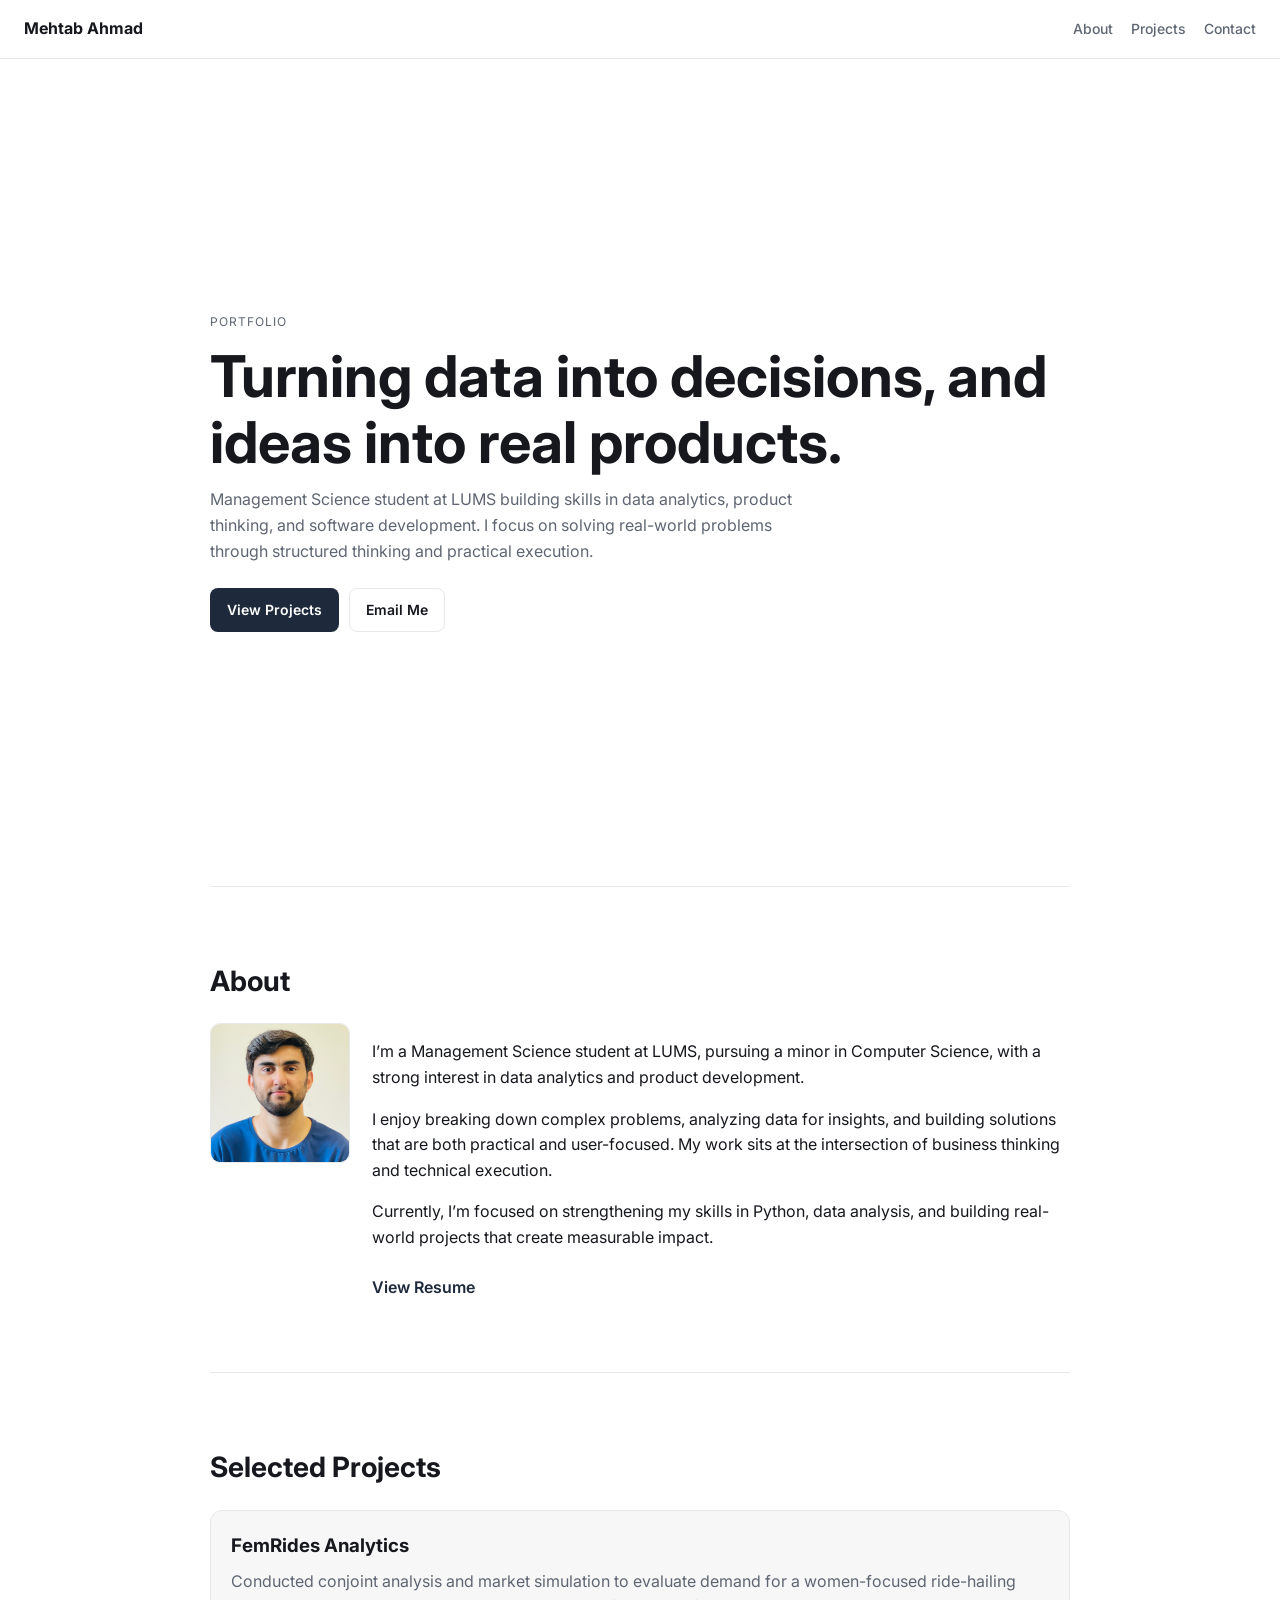
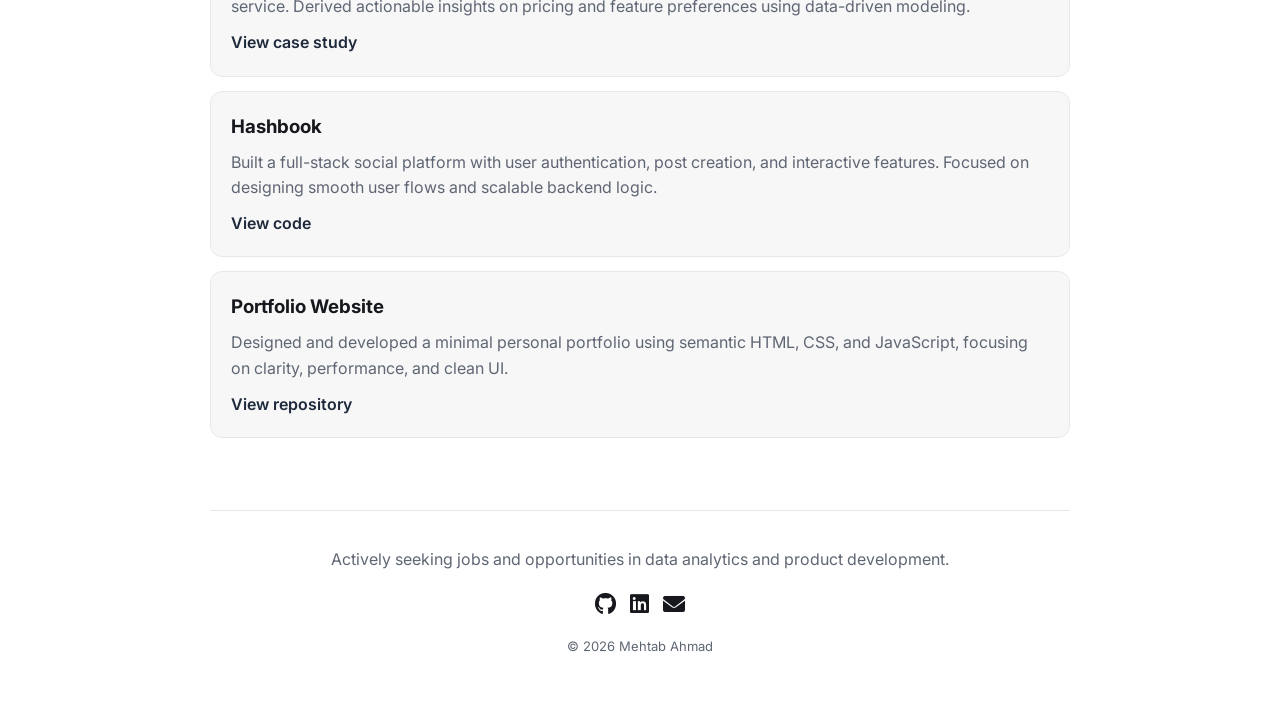
<file: index.html>
<!DOCTYPE html>
<html lang="en-US">
<head>
    <meta charset="utf-8">
    <meta name="viewport" content="width=device-width, initial-scale=1.0">
    <title>Mehtab Ahmad | Portfolio</title>
    <meta name="description" content="Minimal portfolio of Mehtab Ahmad, focused on data, product thinking, and web development.">

    <meta property="og:type" content="website">
    <meta property="og:title" content="Mehtab Ahmad | Portfolio">
    <meta property="og:description" content="Selected projects and contact information for Mehtab Ahmad.">
    <meta property="og:image" content="profile_image.jpg">

    <meta name="twitter:card" content="summary_large_image">
    <meta name="twitter:title" content="Mehtab Ahmad | Portfolio">
    <meta name="twitter:description" content="Selected projects and contact information for Mehtab Ahmad.">
    <meta name="twitter:image" content="profile_image.jpg">

    <link href="https://fonts.googleapis.com/css2?family=Inter:wght@400;500;600;700&display=swap" rel="stylesheet">
    <link rel="stylesheet" href="https://cdnjs.cloudflare.com/ajax/libs/font-awesome/6.0.0/css/all.min.css">
    <link rel="stylesheet" href="styles.css">
</head>
<body>
    <header class="site-header">
        <a href="#home" class="brand">Mehtab Ahmad</a>
        <nav aria-label="Primary">
            <a href="#about">About</a>
            <a href="#projects">Projects</a>
            <a href="#contact">Contact</a>
        </nav>
    </header>

    <main>
        <section class="hero" id="home">
            <p class="eyebrow">Portfolio</p>
            <h1>Turning data into decisions, and ideas into real products.</h1>
            <p class="intro">
                Management Science student at LUMS building skills in data analytics, product thinking, and software development.
                I focus on solving real-world problems through structured thinking and practical execution.
            </p>
            <div class="actions">
                <a class="btn btn-primary" href="#projects">View Projects</a>
                <a class="btn btn-secondary" href="mailto:itsmehtabahmad@gmail.com">Email Me</a>
            </div>
        </section>

        <section class="section" id="about">
            <h2>About</h2>
            <div class="about-grid">
                <img src="profile_image.jpg" alt="Portrait of Mehtab Ahmad" class="profile-photo" loading="lazy">
                <div>
                    <p>
                        I’m a Management Science student at LUMS, pursuing a minor in Computer Science, with a strong interest in data analytics and product development.
                    </p>
                    <p>
                        I enjoy breaking down complex problems, analyzing data for insights, and building solutions that are both practical and user-focused.
                        My work sits at the intersection of business thinking and technical execution.
                    </p>
                    <p>
                        Currently, I’m focused on strengthening my skills in Python, data analysis, and building real-world projects that create measurable impact.
                    </p>
                    <a class="text-link" href="https://drive.google.com/file/d/10ZuUUtB2A49Ghk9YHQiaur56YnPDoUmm/view" target="_blank" rel="noopener noreferrer">View Resume</a>
                </div>
            </div>
        </section>

        <section class="section" id="projects">
            <h2>Selected Projects</h2>
            <div class="project-list">
                <article class="project-card">
                    <h3>FemRides Analytics</h3>
                    <p>Conducted conjoint analysis and market simulation to evaluate demand for a women-focused ride-hailing service.
                        Derived actionable insights on pricing and feature preferences using data-driven modeling.</p>
                    <a href="https://drive.google.com/file/d/1MaBajfcxYlxzemm_G0NfkrxlOkKXXc4U/view?usp=share_link" target="_blank" rel="noopener noreferrer">View case study</a>
                </article>

                <article class="project-card">
                    <h3>Hashbook</h3>
                    <p>Built a full-stack social platform with user authentication, post creation, and interactive features.
                        Focused on designing smooth user flows and scalable backend logic.</p>
                    <a href="https://github.com/mehtabehmad/Hashbook.git" target="_blank" rel="noopener noreferrer">View code</a>
                </article>

                <article class="project-card">
                    <h3>Portfolio Website</h3>
                    <p>Designed and developed a minimal personal portfolio using semantic HTML, CSS, and JavaScript, focusing on clarity, performance, and clean UI.</p>
                    <a href="https://github.com/mehtabehmad/mehtabehmad.github.io.git" target="_blank" rel="noopener noreferrer">View repository</a>
                </article>
            </div>
        </section>
    </main>

    <footer id="contact" class="site-footer">
        <p>Actively seeking jobs and opportunities in data analytics and product development.</p>
        <div class="social-links" aria-label="Social links">
            <a href="https://github.com/mehtabehmad" target="_blank" rel="noopener noreferrer" aria-label="GitHub"><i class="fab fa-github"></i></a>
            <a href="https://linkedin.com/in/mehtabehmad" target="_blank" rel="noopener noreferrer" aria-label="LinkedIn"><i class="fab fa-linkedin"></i></a>
            <a href="mailto:itsmehtabahmad@gmail.com" aria-label="Email"><i class="fas fa-envelope"></i></a>
        </div>
        <p class="copyright">© <span id="current-year"></span> Mehtab Ahmad</p>
    </footer>

    <script src="script.js"></script>
</body>
</html>
</file>
<file: styles.css>
:root {
    --bg: #ffffff;
    --surface: #f7f7f8;
    --text: #16181d;
    --muted: #5f6673;
    --line: #e6e8ec;
    --accent: #1e293b;
}

* {
    box-sizing: border-box;
}

html,
body {
    margin: 0;
    padding: 0;
}

body {
    font-family: 'Inter', sans-serif;
    color: var(--text);
    background: var(--bg);
    line-height: 1.6;
}

.site-header {
    position: sticky;
    top: 0;
    z-index: 10;
    background: rgba(255, 255, 255, 0.9);
    backdrop-filter: blur(8px);
    border-bottom: 1px solid var(--line);
    padding: 16px 24px;
    display: flex;
    justify-content: space-between;
    align-items: center;
}

.brand {
    color: var(--text);
    text-decoration: none;
    font-weight: 700;
}

nav {
    display: flex;
    gap: 18px;
}

nav a {
    text-decoration: none;
    color: var(--muted);
    font-weight: 500;
    font-size: 14px;
}

nav a:hover,
nav a:focus-visible {
    color: var(--text);
}

main {
    max-width: 900px;
    margin: 0 auto;
    padding: 0 20px;
}

.hero {
    min-height: calc(100vh - 72px);
    display: flex;
    flex-direction: column;
    justify-content: center;
    gap: 12px;
    border-bottom: 1px solid var(--line);
}

.eyebrow {
    text-transform: uppercase;
    letter-spacing: 0.08em;
    font-size: 12px;
    color: var(--muted);
    margin: 0;
}

h1 {
    margin: 0;
    font-size: clamp(2rem, 5vw, 3.6rem);
    line-height: 1.15;
}

.intro {
    max-width: 62ch;
    color: var(--muted);
    margin: 0;
}

.actions {
    margin-top: 12px;
    display: flex;
    gap: 10px;
    flex-wrap: wrap;
}

.btn {
    text-decoration: none;
    border-radius: 8px;
    padding: 10px 16px;
    font-weight: 600;
    font-size: 14px;
    border: 1px solid transparent;
}

.btn-primary {
    background: var(--accent);
    color: #fff;
}

.btn-secondary {
    border-color: var(--line);
    color: var(--text);
}

.section {
    padding: 72px 0;
    border-bottom: 1px solid var(--line);
}

h2 {
    margin: 0 0 20px;
    font-size: 1.75rem;
}

.about-grid {
    display: grid;
    grid-template-columns: 140px 1fr;
    gap: 22px;
    align-items: start;
}

.profile-photo {
    width: 140px;
    height: 140px;
    object-fit: cover;
    border-radius: 10px;
    border: 1px solid var(--line);
}

.text-link {
    display: inline-block;
    margin-top: 8px;
    color: var(--accent);
    font-weight: 600;
    text-decoration: none;
}

.project-list {
    display: grid;
    gap: 14px;
}

.project-card {
    background: var(--surface);
    border: 1px solid var(--line);
    border-radius: 12px;
    padding: 20px;
}

.project-card h3 {
    margin: 0 0 8px;
}

.project-card p {
    margin: 0 0 10px;
    color: var(--muted);
}

.project-card a {
    color: var(--accent);
    font-weight: 600;
    text-decoration: none;
}

.site-footer {
    max-width: 900px;
    margin: 0 auto;
    padding: 36px 20px 48px;
    text-align: center;
}

.site-footer p {
    margin: 0;
    color: var(--muted);
}

.social-links {
    margin: 14px 0;
    display: flex;
    justify-content: center;
    gap: 14px;
}

.social-links a {
    color: var(--text);
    font-size: 22px;
}

.copyright {
    font-size: 13px;
}

@media (max-width: 700px) {
    .site-header {
        flex-direction: column;
        gap: 8px;
    }

    .about-grid {
        grid-template-columns: 1fr;
    }
}
</file>
